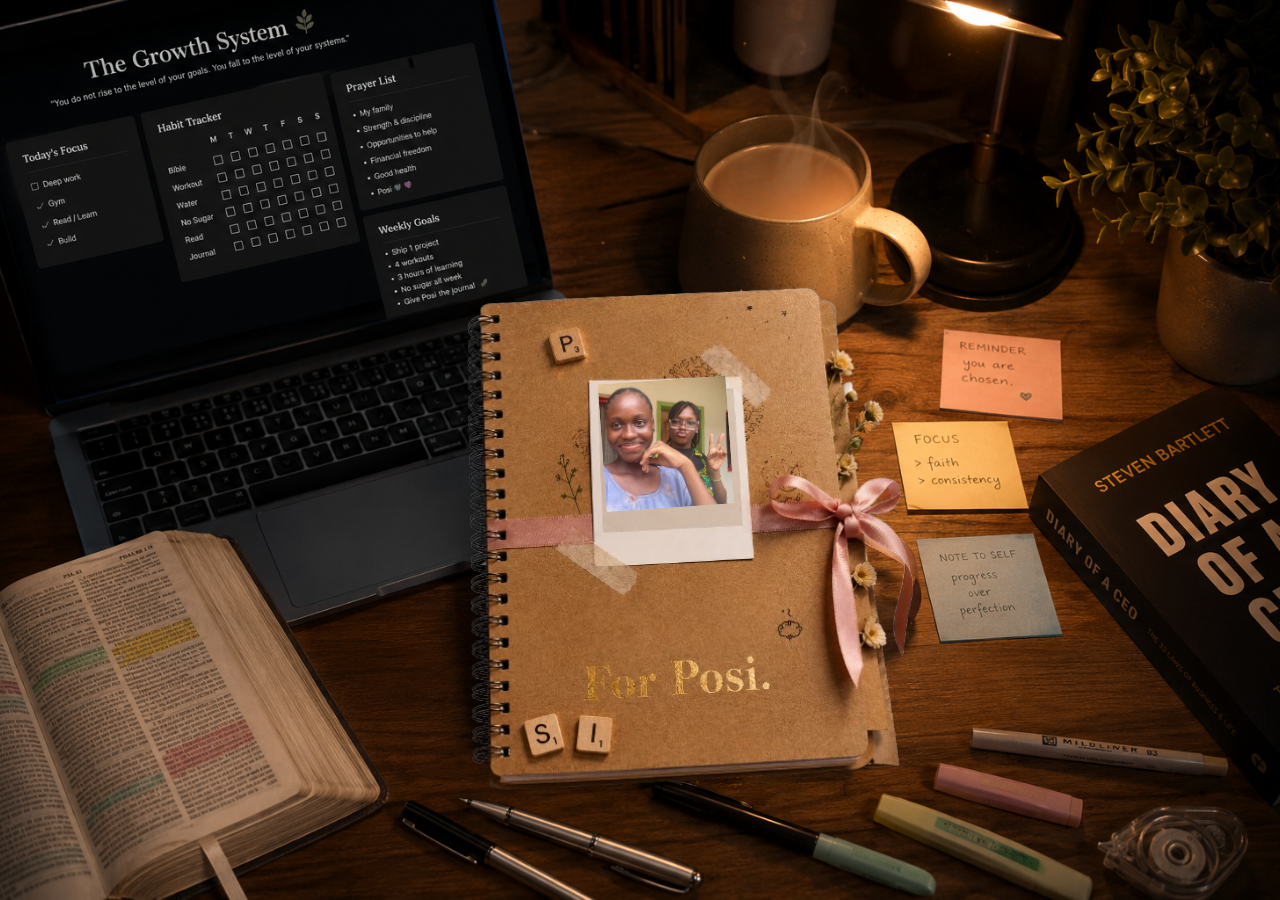
<file: index.html>
<!doctype html>
<html lang="en">
  <head>
    <meta charset="UTF-8" />
    <meta name="viewport" content="width=device-width, initial-scale=1.0" />

    <title>For Posi 🤎</title>

    <link rel="stylesheet" href="styles.css" />
  </head>

<body>

<section class="opening-scene">

    <img src="assets/desk.png" class="desk">

    <div class="book-container">

        <img
        src="assets/notebook-closed.png"
        class="closed-book"
        id="closedBook">

        <img
        src="assets/open-book.png"
        class="open-book"
        id="openBook">

        <div class="polaroid">

            <img src="assets/us1.jpg">

        </div>

    </div>

    <div class="overlay"></div>

</section>

<section id="journal">

    <div class="journal-page active">

<h1 class="blessing">
  From being the girl with the
  <br />
  really difficult name
  <br />
  to being
  <br />

  <span id="energy">
    MY ENERGY
    <small>click me ✨</small>
  </span>
</h1>

<div id="energyStory">
<div class="story-paper">
  <img src="assets/ripped-paper.png" alt="">
  <div class="story-text">

    <h2>Why "My Energy"?</h2>
    
    <p>
      Because you're literally the only person (of us 6) that can match my sudden outbursts of energy! 😌🤎 <br>
      You're my definition of AURA FOR AURA 😂
    </p>

    </div>

    <button id="closeStory">
      Back
    </button>

  </div>
</div>

            <p class="continue">
                Click anywhere to begin →
            </p>

        </div>

    </div>

</section>

<script src="script.js"></script>

</body>
</html>
</file>
<file: styles.css>
/*======================================
  RESET
======================================*/

*{
    margin:0;
    padding:0;
    box-sizing:border-box;
}

body{
    overflow:hidden;
    background:#1c120c;
    font-family:Georgia,serif;
}

/*======================================
  OPENING SCENE
======================================*/

.opening-scene{
    position:relative;
    width:100vw;
    height:100vh;
    overflow:hidden;
}

.desk{
    width:100%;
    height:100%;
    object-fit:cover;
    display:block;
    transition:1.2s ease;
}

.overlay{
    position:absolute;
    inset:0;
    background:#000;
    opacity:0;
    pointer-events:none;
    transition:.8s;
}

/*======================================
  NOTEBOOK
======================================*/

.book-container{
    position:absolute;
    left:52.7%;
    top:60.5%;
    transform:translate(-50%,-50%);
    transition:1s ease;
    z-index:10;
}

.book-container:hover{
    cursor:pointer;
    transform:translate(-50%,-50%) rotate(-2deg) scale(1.03);
}

.book-container.open{
    transform:translate(-50%,-50%) scale(1.45);
}

/* Closed Book */

.closed-book{
    width:480px;
    display:block;
    transition:.8s ease;
}

/* Open Book */

.open-book{
    position:absolute;
    inset:0;
    width:700px;
    opacity:0;
    transform:scale(.95);
    transition:1s ease;
}

.book-container.open .closed-book{
    opacity:0;
}

.book-container.open .open-book{
    opacity:1;
    transform:scale(1);
}

/*======================================
  POLAROID
======================================*/

.polaroid{
    position:absolute;
    left:167px;
    top:99px;
    width:128px;
    height:128px;
    overflow:hidden;
    transform:rotate(-4deg);
    transition:.8s ease;
}

.polaroid img{
    width:100%;
    height:100%;
    object-fit:cover;
}

.book-container.open .polaroid{
    opacity:0;
}

/*======================================
  JOURNAL PAGE
======================================*/

#journal{
    position:fixed;
    inset:0;
    display:none;
    justify-content:center;
    align-items:center;

    background:url("assets/paper-texture1.jpg") center/cover no-repeat;
}

.paper{
    position:relative;
    width:100%;
    height:100%;
    display:flex;
    justify-content:flex-end;
    align-items:center;
    padding-right:10%;
    animation:fadeIn .8s ease;
    z-index:2;
}

#journal::before{
    content:"";
    position:absolute;
    inset:0;
    background:rgba(50,35,25,.15);
}

/*======================================
  MAIN TEXT
======================================*/

.blessing{
    width:500px;
    color:#4b3425;
    font-size:3.2rem;
    line-height:1.45;
    text-align:left;
    text-shadow:0 2px 8px rgba(255,255,255,.18);
}

/*======================================
  MY ENERGY
======================================*/

#energy{
    position:relative;
    display:inline-block;
    color:#6d432d;
    cursor:pointer;
    transition:.35s;
}

#energy:hover{
    color:#a66d43;
    transform:scale(1.03);
}
#energy small{
    position:absolute;
    left:50%;
    transform:translateX(-50%);
    bottom:-32px;

    background:#6d432d;
    color:white;

    padding:4px 10px;
    border-radius:20px;

    font-size:.8rem;

    opacity:0;

    transition:.3s;

    white-space:nowrap;
}

#energy:hover small{
    opacity:1;
}

/*======================================
  CONTINUE
======================================*/

.continue{
    position:absolute;
    bottom:40px;
    right:70px;
    font-size:1rem;
    color:#4b3425;
    opacity:.85;
    animation:breathe 2s infinite;
}

/*======================================
  ENERGY POPUP
======================================*/

#energyStory{
    position:fixed;
    inset:0;

    display:flex;
    justify-content:center;
    align-items:center;

    background:rgba(36,24,18,.75);
    backdrop-filter:blur(5px);

    opacity:0;
    visibility:hidden;

    transition:.45s;

    z-index:500;
}

#energyStory.show{
    opacity:1;
    visibility:visible;
}

#energyStory img{
    width:620px;
    max-width:90%;
    filter:drop-shadow(0 18px 45px rgba(0,0,0,.35));
}

.story-text{
    position:absolute;
    top:48%;
    left:45%;
    transform:translate(-50%,-50%);
    width:48%;
    max-width:320px;

    text-align:center;
    color:#4d382a;

    font-size:1.05rem;
    line-height:1.7;

    z-index:2;
}

.story-paper{
    position:relative;
    width:700px;
    max-width:90vw;
}

.story-paper img{
    width:100%;
    display:block;
}

#closeStory{
    position:absolute;
    bottom:50px;
    left:50%;
    transform:translateX(-50%);

    padding:10px 28px;
    border:none;
    border-radius:999px;

    background:#6d4d36;
    color:white;

    cursor:pointer;
    z-index:3;
}

#closeStory:hover{
    background:#8a6348;
}

/*======================================
  ANIMATIONS
======================================*/

@keyframes fadeIn{
    from{
        opacity:0;
        transform:translateY(20px);
    }
    to{
        opacity:1;
        transform:translateY(0);
    }
}

@keyframes breathe{
    0%,100%{
        opacity:.4;
        transform:translateX(0);
    }

    50%{
        opacity:1;
        transform:translateX(8px);
    }
}
</file>
